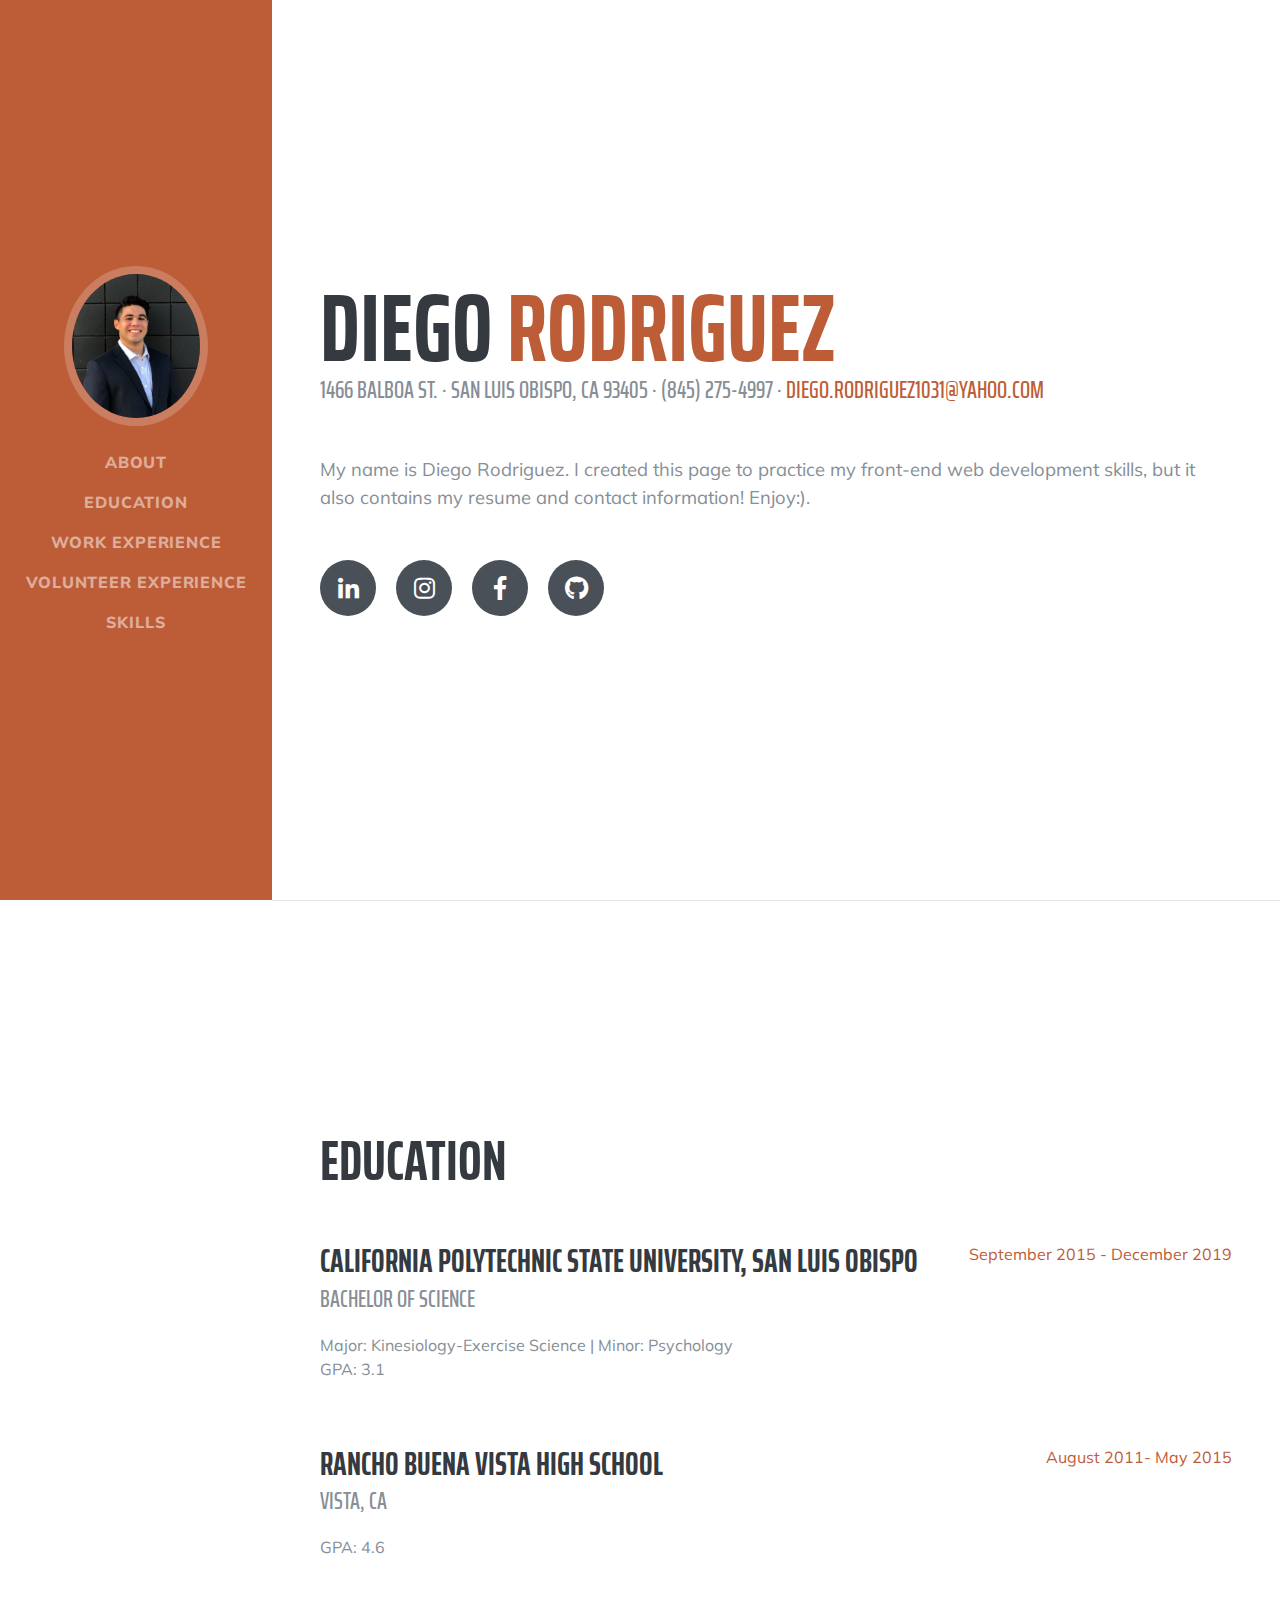
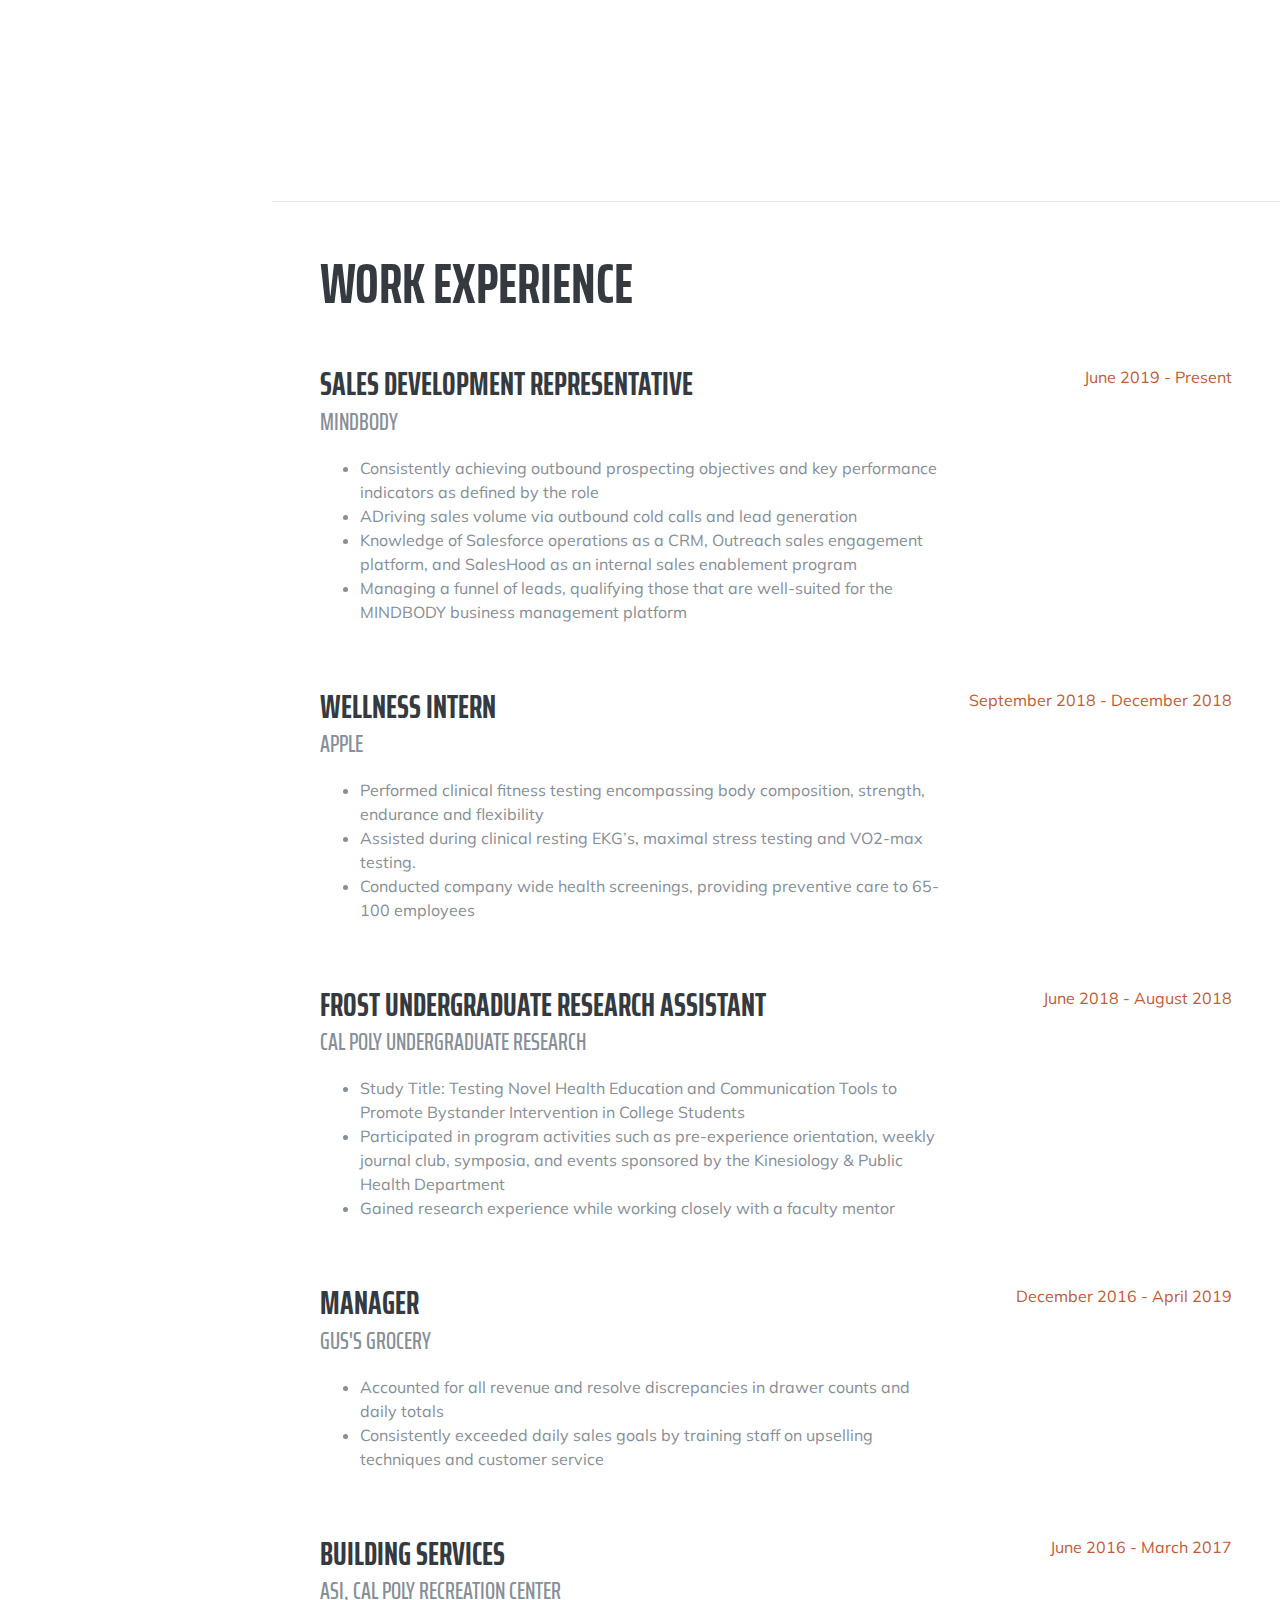
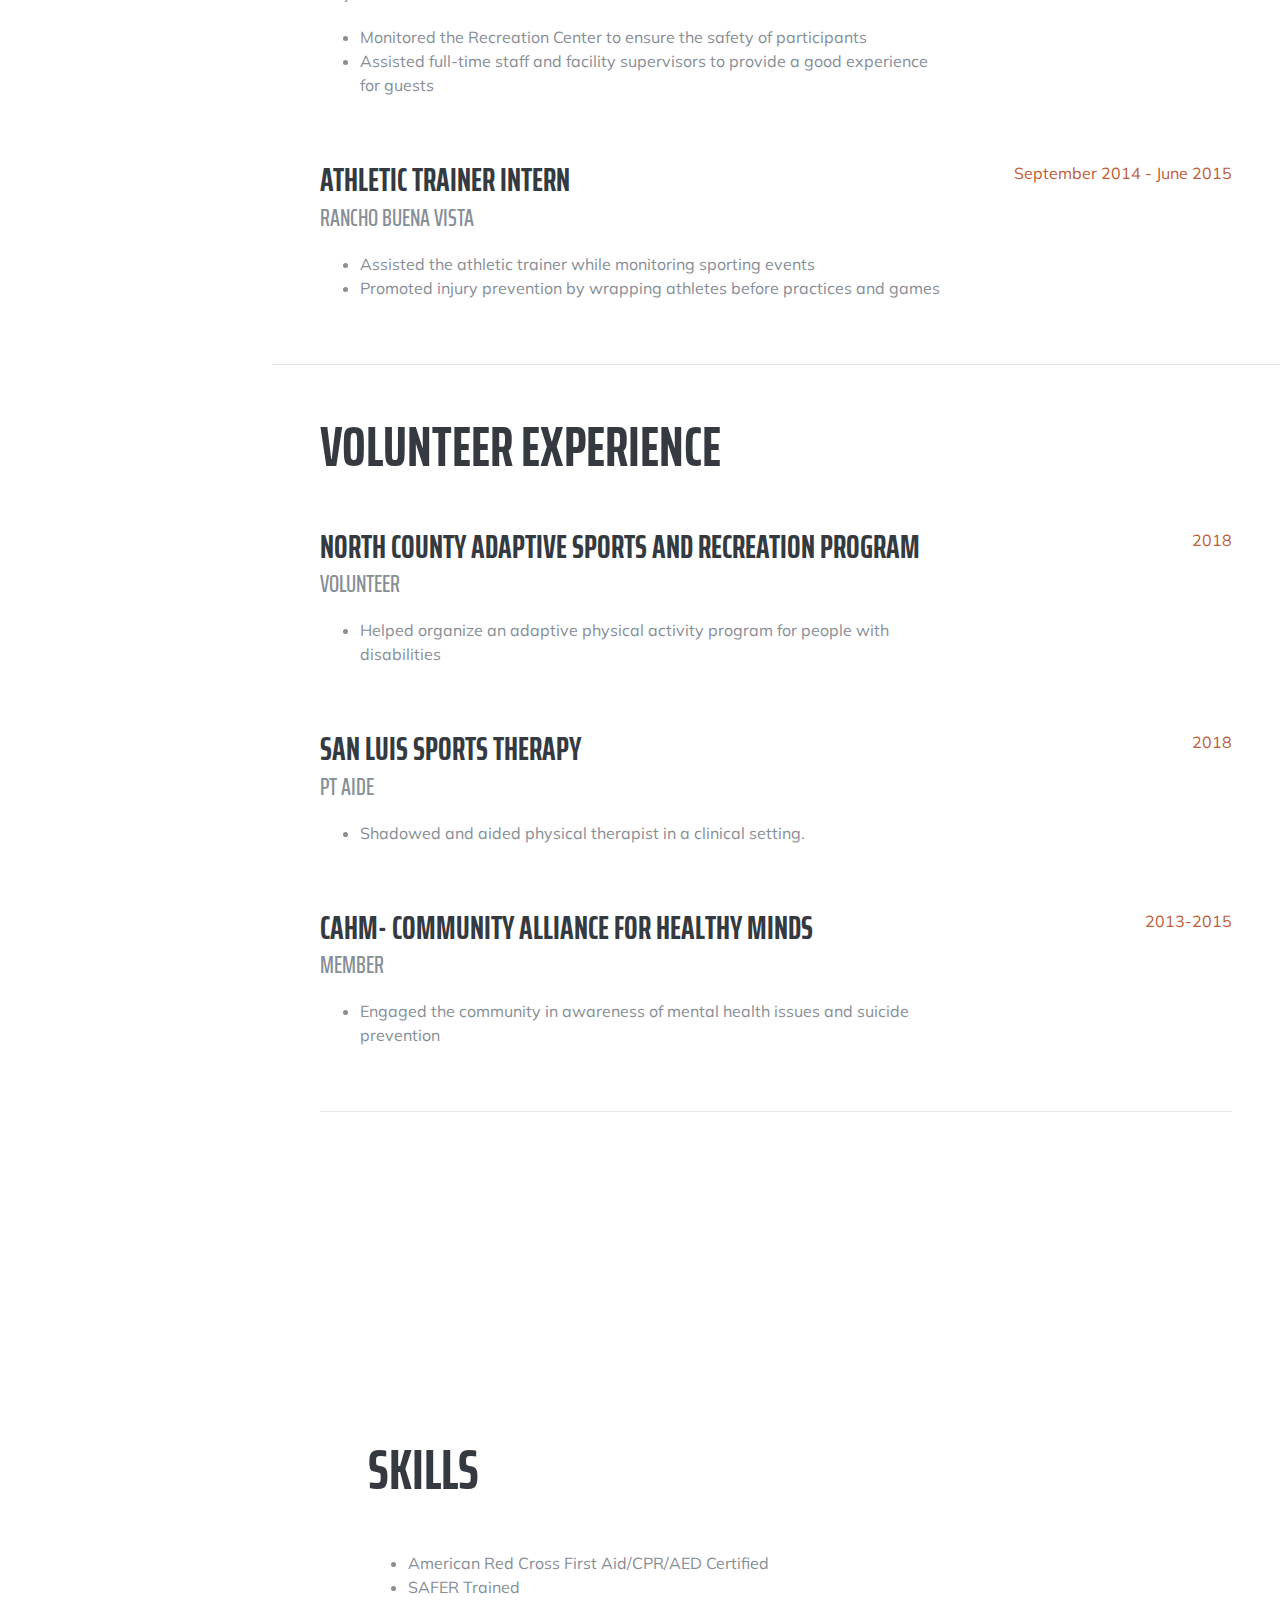
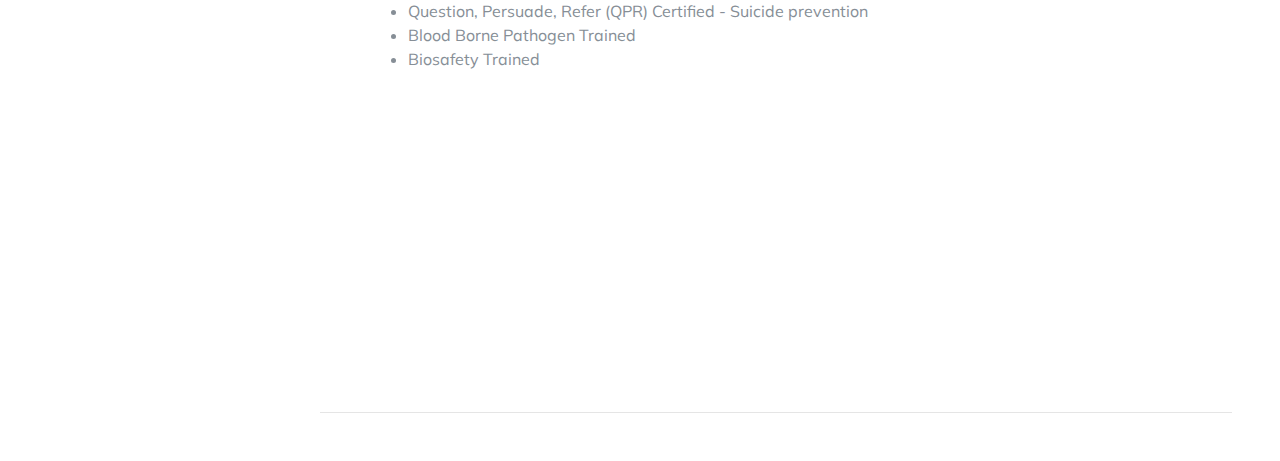
<file: index.html>
<!DOCTYPE html>
<html>
  

<head>

    <meta charset="utf-8">
    <meta name="viewport" content="width=device-width, initial-scale=1, shrink-to-fit=no">
    <meta name="description" content="My Website">
    <meta name="author" content="Diego Rodriguez">

    <title>Diego Rodriguez's Website</title>

  <!--Favicon-->
 <link rel="apple-touch-icon" sizes="180x180" href="/apple-touch-icon.png">
<link rel="icon" type="image/png" sizes="32x32" href="/Diegorodriguez/favicon-32x32.png">
<link rel="icon" type="image/png" sizes="16x16" href="/Diegorodriguez/favicon-16x16.png">
<link rel="manifest" href="/site.webmanifest">
 
    <!-- Bootstrap core CSS -->
    <link href="bootstrap.min.css" rel="stylesheet">

    <!-- Custom fonts for this template -->
    <link href="https://fonts.googleapis.com/css?family=Saira+Extra+Condensed:500,700" rel="stylesheet">
    <link href="https://fonts.googleapis.com/css?family=Muli:400,400i,800,800i" rel="stylesheet">
    <link href="all.min.css" rel="stylesheet">
  
  <!-- Custom FontAwesome stuff -->
     <link rel="stylesheet" href="https://use.fontawesome.com/releases/v5.7.0/css/all.css" 
           integrity="sha384-lZN37f5QGtY3VHgisS14W3ExzMWZxybE1SJSEsQp9S+oqd12jhcu+A56Ebc1zFSJ" 
           crossorigin="anonymous">

    <!-- Custom styles for this template -->
    <link href="resume.min.css" rel="stylesheet">


</head>

<body id="page-top" data-gr-c-s-loaded="true">
  <nav class="navbar navbar-expand-lg navbar-dark bg-primary fixed-top" id="sideNav">
      <a class="navbar-brand js-scroll-trigger" href="#page-top">
        <span class="d-block d-lg-none">Diego Rodriguez</span>
        <span class="d-none d-lg-block">
          <img class="img-fluid img-profile rounded-circle mx-auto mb-2" src="UpdatedPhoto.jpeg" alt="Picture of Me">
        </span>
      </a>
      <button class="navbar-toggler collapsed" type="button" data-toggle="collapse" data-target="#navbarSupportedContent" aria-controls="navbarSupportedContent" aria-expanded="false" aria-label="Toggle navigation">
        <span class="navbar-toggler-icon"></span>
      </button>
      <div class="navbar-collapse collapse" id="navbarSupportedContent" style="color:white;">
        <ul class="navbar-nav">
          <li class="nav-item">
            <a class="nav-link js-scroll-trigger" href="#about">About</a>
          </li>
          <li class="nav-item">
            <a class="nav-link js-scroll-trigger" href="#education">Education</a>
          </li>
          <li class="nav-item">
            <a class="nav-link js-scroll-trigger" href="#work experience">Work Experience</a>
          </li>
          <li class="nav-item">
            <a class="nav-link js-scroll-trigger" href="#volunteer experience">Volunteer Experience</a>
          </li>
          <li class="nav-item">
            <a class="nav-link js-scroll-trigger" href="#skills">Skills</a>
        </ul>
      </div>
    </nav>
  
  <div class="container-fluid p-0">

      <section class="resume-section p-3 p-lg-5 d-flex d-column" id="about">
        <div class="my-auto">
          <h1 class="mb-0">Diego 
            <span class="text-primary">Rodriguez</span>
          </h1>
          <div class="subheading mb-5">1466 Balboa St. · San Luis Obispo, CA 93405 · (845) 275-4997 ·
            <a href="mailto:diego.rodriguez1031@yahoo.com">diego.rodriguez1031@yahoo.com</a>
          </div>
          <p class="lead mb-5">My name is Diego Rodriguez. I created this page to practice my front-end web development skills, but it also contains my resume and contact information! Enjoy:). </p>
          <div class="social-icons">
            <a href="https://www.linkedin.com/in/diego-rodriguez-1031" target="_blank">
              <i class="fab fa-linkedin-in"></i>
            </a>
            <a href="https://www.instagram.com/dieggs_and_bacon/" target="_blank">
              <i class="fab fa-instagram"></i>
            </a>
            <a href="https://www.facebook.com/diego.rodriguez.188478" target="_blank">
              <i class="fab fa-facebook-f"></i>  
            </a>
               <a href="https://github.com/diegorodriguez1" target="_blank">
              <i class="fab fa-github"></i>
            </a>
          </div>
        </div>
      </section>

    <hr class="m-0">

      <section class="resume-section p-3 p-lg-5 d-flex flex-column" id="education">
        <div class="my-auto">
          <h2 class="mb-5">Education</h2>

          <div class="resume-item d-flex flex-column flex-md-row mb-5">
            <div class="resume-content mr-auto">
              <h3 class="mb-0">California Polytechnic State University, San Luis Obispo</h3>
              <div class="subheading mb-3">Bachelor of Science</div>
              <div>Major: Kinesiology-Exercise Science | Minor: Psychology</div>
              <p>GPA: 3.1</p>
            </div>
            <div class="resume-date text-md-right">
              <span class="text-primary">September 2015 - December 2019</span>
            </div>
          </div>

          <div class="resume-item d-flex flex-column flex-md-row">
            <div class="resume-content mr-auto">
              <h3 class="mb-0">Rancho Buena Vista High School</h3>
              <div class="subheading mb-3">Vista, CA</div>
              <p>GPA: 4.6</p>
            </div>
            <div class="resume-date text-md-right">
              <span class="text-primary">August 2011- May 2015</span>
            </div>
          </div>

        </div>
      </section>
      
    <hr class="m-0">

      <section class="resume-section p-3 p-lg-5 d-flex flex-column" id="work experience">
        <div class="my-auto">
          <h2 class="mb-5">Work Experience</h2>
          
          <div class="resume-item d-flex flex-column flex-md-row mb-5">
            <div class="resume-content mr-auto">
              <h3 class="mb-0">Sales Development Representative</h3>
              <div class="subheading mb-3">Mindbody</div>
              <ul>
                <li>Consistently achieving outbound prospecting objectives and key performance indicators as defined by the role</li>
                 <li>ADriving sales volume via outbound cold calls and lead generation</li>
                 <li>Knowledge of Salesforce operations as a CRM, Outreach sales engagement platform, and SalesHood as an internal sales enablement program</li>
                <li>Managing a funnel of leads, qualifying those that are well-suited for the MINDBODY business management platform </li>
              </ul>
              </div>
            <div class="resume-date text-md-right">
              <span class="text-primary">June 2019 - Present</span>
            </div>
          </div>

          <div class="resume-item d-flex flex-column flex-md-row mb-5">
            <div class="resume-content mr-auto">
              <h3 class="mb-0">Wellness Intern</h3>
              <div class="subheading mb-3">Apple</div>
              <ul>
                <li>Performed clinical fitness testing encompassing body composition, strength, endurance and flexibility</li>
                 <li>Assisted during clinical resting EKG’s, maximal stress testing and VO2-max testing.</li>
                 <li>Conducted company wide health screenings, providing preventive care to 65-100 employees </li>
              </ul>
              </div>
            <div class="resume-date text-md-right">
              <span class="text-primary">September 2018 - December 2018</span>
            </div>
          </div>

          <div class="resume-item d-flex flex-column flex-md-row mb-5">
            <div class="resume-content mr-auto">
              <h3 class="mb-0">FROST Undergraduate Research Assistant</h3>
              <div class="subheading mb-3">Cal Poly Undergraduate Research</div>
               <ul>
                  <li>Study Title: Testing Novel Health Education and Communication Tools to Promote Bystander Intervention in College Students</li>
                   <li>Participated in program activities such as pre-experience orientation, weekly journal club, symposia, and events sponsored by the Kinesiology & Public Health Department</li>
                  <li>Gained research experience while working closely with a faculty mentor</li>
                 </ul>
              </div>
            <div class="resume-date text-md-right">
              <span class="text-primary">June 2018 - August 2018</span>
            </div>
          </div>
          
          <div class="resume-item d-flex flex-column flex-md-row mb-5">
            <div class="resume-content mr-auto">
              <h3 class="mb-0">Manager</h3>
              <div class="subheading mb-3">Gus's Grocery</div>
               <ul>
                  <li>Accounted for all revenue and resolve discrepancies in drawer counts and daily totals</li>
                 <li>Consistently exceeded daily sales goals by training staff on upselling techniques and customer service</li>
   
                 </ul>
              </div>
            <div class="resume-date text-md-right">
              <span class="text-primary">December 2016 - April 2019</span>
            </div>
          </div>
          
          

          <div class="resume-item d-flex flex-column flex-md-row mb-5">
            <div class="resume-content mr-auto">
              <h3 class="mb-0">Building Services</h3>
              <div class="subheading mb-3">ASI, Cal Poly Recreation Center</div>
              <ul>
                <li>Monitored the Recreation Center to ensure the safety of participants</li>
                <li>Assisted full-time staff and facility supervisors to provide a good experience for guests</li>
              </ul>
              </div>
            <div class="resume-date text-md-right">
              <span class="text-primary">June 2016 - March 2017</span>
            </div>
          </div>

          <div class="resume-item d-flex flex-column flex-md-row">
            <div class="resume-content mr-auto">
              <h3 class="mb-0">Athletic Trainer Intern</h3>
              <div class="subheading mb-3">Rancho Buena Vista</div>
                    <ul>
                      <li>Assisted the athletic trainer while monitoring sporting events</li>
                      <li>Promoted injury prevention by wrapping athletes before practices and games</li>
                    </ul>
              </div>
            <div class="resume-date text-md-right">
              <span class="text-primary">September 2014 - June 2015</span>
            </div>
          </div>
         
        </div>

      </section>
    
     <hr class="m-0">

    <section class="resume-section p-3 p-lg-5 d-flex flex-column" id="volunteer experience">
        <div class="my-auto">
          <h2 class="mb-5">Volunteer Experience</h2>

          <div class="resume-item d-flex flex-column flex-md-row mb-5">
            <div class="resume-content mr-auto">
              <h3 class="mb-0">North County Adaptive Sports and Recreation Program</h3>
              <div class="subheading mb-3">Volunteer</div>
              <ul>
                  <li>Helped organize an adaptive physical activity program for people with disabilities</li>
              </ul>
              </div>
            <div class="resume-date text-md-right">
              <span class="text-primary">2018</span>
            </div>
          </div>

          <div class="resume-item d-flex flex-column flex-md-row mb-5">
            <div class="resume-content mr-auto">
              <h3 class="mb-0">San Luis Sports Therapy</h3>
              <div class="subheading mb-3">PT Aide</div>
               <ul>
                    <li> Shadowed and aided physical therapist in a clinical setting.</li>
                 </ul>
              </div>
            <div class="resume-date text-md-right">
              <span class="text-primary">2018</span>
            </div>
          </div>

          <div class="resume-item d-flex flex-column flex-md-row mb-5">
            <div class="resume-content mr-auto">
              <h3 class="mb-0">CAHM- Community Alliance for Healthy Minds</h3>
              <div class="subheading mb-3">Member</div>
              <ul>
                  <li> Engaged the community in awareness of mental health issues and suicide prevention</li>
               </ul>
              </div>
            <div class="resume-date text-md-right">
              <span class="text-primary">2013-2015</span>
            </div>
          </div>


      <hr class="m-0">

      <section class="resume-section p-3 p-lg-5 d-flex flex-column" id="skills">
        <div class="my-auto">
          <h2 class="mb-5">Skills</h2>
 <ul>
      <li>American Red Cross First Aid/CPR/AED Certified</li>
      <li>SAFER Trained</li>
      <li>Question, Persuade, Refer (QPR) Certified - Suicide prevention </li>
      <li>Blood Borne Pathogen Trained</li>
      <li>Biosafety Trained</li>
      </ul>  
        </div>
      </section>

      <hr class="m-0">
 
           
</body>
</file>
<file: all.min.css>
/*!
 * Font Awesome Free 5.3.1 by @fontawesome - https://fontawesome.com
 * License - https://fontawesome.com/license/free (Icons: CC BY 4.0, Fonts: SIL OFL 1.1, Code: MIT License)
 */
.fa,.fab,.fal,.far,.fas{-moz-osx-font-smoothing:grayscale;-webkit-font-smoothing:antialiased;display:inline-block;font-style:normal;font-variant:normal;text-rendering:auto;line-height:1}.fa-lg{font-size:1.33333em;line-height:.75em;vertical-align:-.0667em}.fa-xs{font-size:.75em}.fa-sm{font-size:.875em}.fa-1x{font-size:1em}.fa-2x{font-size:2em}.fa-3x{font-size:3em}.fa-4x{font-size:4em}.fa-5x{font-size:5em}.fa-6x{font-size:6em}.fa-7x{font-size:7em}.fa-8x{font-size:8em}.fa-9x{font-size:9em}.fa-10x{font-size:10em}.fa-fw{text-align:center;width:1.25em}.fa-ul{list-style-type:none;margin-left:2.5em;padding-left:0}.fa-ul>li{position:relative}.fa-li{left:-2em;position:absolute;text-align:center;width:2em;line-height:inherit}.fa-border{border:.08em solid #eee;border-radius:.1em;padding:.2em .25em .15em}.fa-pull-left{float:left}.fa-pull-right{float:right}.fa.fa-pull-left,.fab.fa-pull-left,.fal.fa-pull-left,.far.fa-pull-left,.fas.fa-pull-left{margin-right:.3em}.fa.fa-pull-right,.fab.fa-pull-right,.fal.fa-pull-right,.far.fa-pull-right,.fas.fa-pull-right{margin-left:.3em}.fa-spin{animation:fa-spin 2s infinite linear}.fa-pulse{animation:fa-spin 1s infinite steps(8)}@keyframes fa-spin{0%{transform:rotate(0deg)}to{transform:rotate(1turn)}}.fa-rotate-90{-ms-filter:"progid:DXImageTransform.Microsoft.BasicImage(rotation=1)";transform:rotate(90deg)}.fa-rotate-180{-ms-filter:"progid:DXImageTransform.Microsoft.BasicImage(rotation=2)";transform:rotate(180deg)}.fa-rotate-270{-ms-filter:"progid:DXImageTransform.Microsoft.BasicImage(rotation=3)";transform:rotate(270deg)}.fa-flip-horizontal{-ms-filter:"progid:DXImageTransform.Microsoft.BasicImage(rotation=0, mirror=1)";transform:scaleX(-1)}.fa-flip-vertical{transform:scaleY(-1)}.fa-flip-horizontal.fa-flip-vertical,.fa-flip-vertical{-ms-filter:"progid:DXImageTransform.Microsoft.BasicImage(rotation=2, mirror=1)"}.fa-flip-horizontal.fa-flip-vertical{transform:scale(-1)}:root .fa-flip-horizontal,:root .fa-flip-vertical,:root .fa-rotate-90,:root .fa-rotate-180,:root .fa-rotate-270{-webkit-filter:none;filter:none}.fa-stack{display:inline-block;height:2em;line-height:2em;position:relative;vertical-align:middle;width:2em}.fa-stack-1x,.fa-stack-2x{left:0;position:absolute;text-align:center;width:100%}.fa-stack-1x{line-height:inherit}.fa-stack-2x{font-size:2em}.fa-inverse{color:#fff}.fa-500px:before{content:"\f26e"}.fa-accessible-icon:before{content:"\f368"}.fa-accusoft:before{content:"\f369"}.fa-ad:before{content:"\f641"}.fa-address-book:before{content:"\f2b9"}.fa-address-card:before{content:"\f2bb"}.fa-adjust:before{content:"\f042"}.fa-adn:before{content:"\f170"}.fa-adversal:before{content:"\f36a"}.fa-affiliatetheme:before{content:"\f36b"}.fa-air-freshener:before{content:"\f5d0"}.fa-algolia:before{content:"\f36c"}.fa-align-center:before{content:"\f037"}.fa-align-justify:before{content:"\f039"}.fa-align-left:before{content:"\f036"}.fa-align-right:before{content:"\f038"}.fa-alipay:before{content:"\f642"}.fa-allergies:before{content:"\f461"}.fa-amazon:before{content:"\f270"}.fa-amazon-pay:before{content:"\f42c"}.fa-ambulance:before{content:"\f0f9"}.fa-american-sign-language-interpreting:before{content:"\f2a3"}.fa-amilia:before{content:"\f36d"}.fa-anchor:before{content:"\f13d"}.fa-android:before{content:"\f17b"}.fa-angellist:before{content:"\f209"}.fa-angle-double-down:before{content:"\f103"}.fa-angle-double-left:before{content:"\f100"}.fa-angle-double-right:before{content:"\f101"}.fa-angle-double-up:before{content:"\f102"}.fa-angle-down:before{content:"\f107"}.fa-angle-left:before{content:"\f104"}.fa-angle-right:before{content:"\f105"}.fa-angle-up:before{content:"\f106"}.fa-angry:before{content:"\f556"}.fa-angrycreative:before{content:"\f36e"}.fa-angular:before{content:"\f420"}.fa-ankh:before{content:"\f644"}.fa-app-store:before{content:"\f36f"}.fa-app-store-ios:before{content:"\f370"}.fa-apper:before{content:"\f371"}.fa-apple:before{content:"\f179"}.fa-apple-alt:before{content:"\f5d1"}.fa-apple-pay:before{content:"\f415"}.fa-archive:before{content:"\f187"}.fa-archway:before{content:"\f557"}.fa-arrow-alt-circle-down:before{content:"\f358"}.fa-arrow-alt-circle-left:before{content:"\f359"}.fa-arrow-alt-circle-right:before{content:"\f35a"}.fa-arrow-alt-circle-up:before{content:"\f35b"}.fa-arrow-circle-down:before{content:"\f0ab"}.fa-arrow-circle-left:before{content:"\f0a8"}.fa-arrow-circle-right:before{content:"\f0a9"}.fa-arrow-circle-up:before{content:"\f0aa"}.fa-arrow-down:before{content:"\f063"}.fa-arrow-left:before{content:"\f060"}.fa-arrow-right:before{content:"\f061"}.fa-arrow-up:before{content:"\f062"}.fa-arrows-alt:before{content:"\f0b2"}.fa-arrows-alt-h:before{content:"\f337"}.fa-arrows-alt-v:before{content:"\f338"}.fa-assistive-listening-systems:before{content:"\f2a2"}.fa-asterisk:before{content:"\f069"}.fa-asymmetrik:before{content:"\f372"}.fa-at:before{content:"\f1fa"}.fa-atlas:before{content:"\f558"}.fa-atom:before{content:"\f5d2"}.fa-audible:before{content:"\f373"}.fa-audio-description:before{content:"\f29e"}.fa-autoprefixer:before{content:"\f41c"}.fa-avianex:before{content:"\f374"}.fa-aviato:before{content:"\f421"}.fa-award:before{content:"\f559"}.fa-aws:before{content:"\f375"}.fa-backspace:before{content:"\f55a"}.fa-backward:before{content:"\f04a"}.fa-balance-scale:before{content:"\f24e"}.fa-ban:before{content:"\f05e"}.fa-band-aid:before{content:"\f462"}.fa-bandcamp:before{content:"\f2d5"}.fa-barcode:before{content:"\f02a"}.fa-bars:before{content:"\f0c9"}.fa-baseball-ball:before{content:"\f433"}.fa-basketball-ball:before{content:"\f434"}.fa-bath:before{content:"\f2cd"}.fa-battery-empty:before{content:"\f244"}.fa-battery-full:before{content:"\f240"}.fa-battery-half:before{content:"\f242"}.fa-battery-quarter:before{content:"\f243"}.fa-battery-three-quarters:before{content:"\f241"}.fa-bed:before{content:"\f236"}.fa-beer:before{content:"\f0fc"}.fa-behance:before{content:"\f1b4"}.fa-behance-square:before{content:"\f1b5"}.fa-bell:before{content:"\f0f3"}.fa-bell-slash:before{content:"\f1f6"}.fa-bezier-curve:before{content:"\f55b"}.fa-bible:before{content:"\f647"}.fa-bicycle:before{content:"\f206"}.fa-bimobject:before{content:"\f378"}.fa-binoculars:before{content:"\f1e5"}.fa-birthday-cake:before{content:"\f1fd"}.fa-bitbucket:before{content:"\f171"}.fa-bitcoin:before{content:"\f379"}.fa-bity:before{content:"\f37a"}.fa-black-tie:before{content:"\f27e"}.fa-blackberry:before{content:"\f37b"}.fa-blender:before{content:"\f517"}.fa-blind:before{content:"\f29d"}.fa-blogger:before{content:"\f37c"}.fa-blogger-b:before{content:"\f37d"}.fa-bluetooth:before{content:"\f293"}.fa-bluetooth-b:before{content:"\f294"}.fa-bold:before{content:"\f032"}.fa-bolt:before{content:"\f0e7"}.fa-bomb:before{content:"\f1e2"}.fa-bone:before{content:"\f5d7"}.fa-bong:before{content:"\f55c"}.fa-book:before{content:"\f02d"}.fa-book-open:before{content:"\f518"}.fa-book-reader:before{content:"\f5da"}.fa-bookmark:before{content:"\f02e"}.fa-bowling-ball:before{content:"\f436"}.fa-box:before{content:"\f466"}.fa-box-open:before{content:"\f49e"}.fa-boxes:before{content:"\f468"}.fa-braille:before{content:"\f2a1"}.fa-brain:before{content:"\f5dc"}.fa-briefcase:before{content:"\f0b1"}.fa-briefcase-medical:before{content:"\f469"}.fa-broadcast-tower:before{content:"\f519"}.fa-broom:before{content:"\f51a"}.fa-brush:before{content:"\f55d"}.fa-btc:before{content:"\f15a"}.fa-bug:before{content:"\f188"}.fa-building:before{content:"\f1ad"}.fa-bullhorn:before{content:"\f0a1"}.fa-bullseye:before{content:"\f140"}.fa-burn:before{content:"\f46a"}.fa-buromobelexperte:before{content:"\f37f"}.fa-bus:before{content:"\f207"}.fa-bus-alt:before{content:"\f55e"}.fa-business-time:before{content:"\f64a"}.fa-buysellads:before{content:"\f20d"}.fa-calculator:before{content:"\f1ec"}.fa-calendar:before{content:"\f133"}.fa-calendar-alt:before{content:"\f073"}.fa-calendar-check:before{content:"\f274"}.fa-calendar-minus:before{content:"\f272"}.fa-calendar-plus:before{content:"\f271"}.fa-calendar-times:before{content:"\f273"}.fa-camera:before{content:"\f030"}.fa-camera-retro:before{content:"\f083"}.fa-cannabis:before{content:"\f55f"}.fa-capsules:before{content:"\f46b"}.fa-car:before{content:"\f1b9"}.fa-car-alt:before{content:"\f5de"}.fa-car-battery:before{content:"\f5df"}.fa-car-crash:before{content:"\f5e1"}.fa-car-side:before{content:"\f5e4"}.fa-caret-down:before{content:"\f0d7"}.fa-caret-left:before{content:"\f0d9"}.fa-caret-right:before{content:"\f0da"}.fa-caret-square-down:before{content:"\f150"}.fa-caret-square-left:before{content:"\f191"}.fa-caret-square-right:before{content:"\f152"}.fa-caret-square-up:before{content:"\f151"}.fa-caret-up:before{content:"\f0d8"}.fa-cart-arrow-down:before{content:"\f218"}.fa-cart-plus:before{content:"\f217"}.fa-cc-amazon-pay:before{content:"\f42d"}.fa-cc-amex:before{content:"\f1f3"}.fa-cc-apple-pay:before{content:"\f416"}.fa-cc-diners-club:before{content:"\f24c"}.fa-cc-discover:before{content:"\f1f2"}.fa-cc-jcb:before{content:"\f24b"}.fa-cc-mastercard:before{content:"\f1f1"}.fa-cc-paypal:before{content:"\f1f4"}.fa-cc-stripe:before{content:"\f1f5"}.fa-cc-visa:before{content:"\f1f0"}.fa-centercode:before{content:"\f380"}.fa-certificate:before{content:"\f0a3"}.fa-chalkboard:before{content:"\f51b"}.fa-chalkboard-teacher:before{content:"\f51c"}.fa-charging-station:before{content:"\f5e7"}.fa-chart-area:before{content:"\f1fe"}.fa-chart-bar:before{content:"\f080"}.fa-chart-line:before{content:"\f201"}.fa-chart-pie:before{content:"\f200"}.fa-check:before{content:"\f00c"}.fa-check-circle:before{content:"\f058"}.fa-check-double:before{content:"\f560"}.fa-check-square:before{content:"\f14a"}.fa-chess:before{content:"\f439"}.fa-chess-bishop:before{content:"\f43a"}.fa-chess-board:before{content:"\f43c"}.fa-chess-king:before{content:"\f43f"}.fa-chess-knight:before{content:"\f441"}.fa-chess-pawn:before{content:"\f443"}.fa-chess-queen:before{content:"\f445"}.fa-chess-rook:before{content:"\f447"}.fa-chevron-circle-down:before{content:"\f13a"}.fa-chevron-circle-left:before{content:"\f137"}.fa-chevron-circle-right:before{content:"\f138"}.fa-chevron-circle-up:before{content:"\f139"}.fa-chevron-down:before{content:"\f078"}.fa-chevron-left:before{content:"\f053"}.fa-chevron-right:before{content:"\f054"}.fa-chevron-up:before{content:"\f077"}.fa-child:before{content:"\f1ae"}.fa-chrome:before{content:"\f268"}.fa-church:before{content:"\f51d"}.fa-circle:before{content:"\f111"}.fa-circle-notch:before{content:"\f1ce"}.fa-city:before{content:"\f64f"}.fa-clipboard:before{content:"\f328"}.fa-clipboard-check:before{content:"\f46c"}.fa-clipboard-list:before{content:"\f46d"}.fa-clock:before{content:"\f017"}.fa-clone:before{content:"\f24d"}.fa-closed-captioning:before{content:"\f20a"}.fa-cloud:before{content:"\f0c2"}.fa-cloud-download-alt:before{content:"\f381"}.fa-cloud-upload-alt:before{content:"\f382"}.fa-cloudscale:before{content:"\f383"}.fa-cloudsmith:before{content:"\f384"}.fa-cloudversify:before{content:"\f385"}.fa-cocktail:before{content:"\f561"}.fa-code:before{content:"\f121"}.fa-code-branch:before{content:"\f126"}.fa-codepen:before{content:"\f1cb"}.fa-codiepie:before{content:"\f284"}.fa-coffee:before{content:"\f0f4"}.fa-cog:before{content:"\f013"}.fa-cogs:before{content:"\f085"}.fa-coins:before{content:"\f51e"}.fa-columns:before{content:"\f0db"}.fa-comment:before{content:"\f075"}.fa-comment-alt:before{content:"\f27a"}.fa-comment-dollar:before{content:"\f651"}.fa-comment-dots:before{content:"\f4ad"}.fa-comment-slash:before{content:"\f4b3"}.fa-comments:before{content:"\f086"}.fa-comments-dollar:before{content:"\f653"}.fa-compact-disc:before{content:"\f51f"}.fa-compass:before{content:"\f14e"}.fa-compress:before{content:"\f066"}.fa-concierge-bell:before{content:"\f562"}.fa-connectdevelop:before{content:"\f20e"}.fa-contao:before{content:"\f26d"}.fa-cookie:before{content:"\f563"}.fa-cookie-bite:before{content:"\f564"}.fa-copy:before{content:"\f0c5"}.fa-copyright:before{content:"\f1f9"}.fa-couch:before{content:"\f4b8"}.fa-cpanel:before{content:"\f388"}.fa-creative-commons:before{content:"\f25e"}.fa-creative-commons-by:before{content:"\f4e7"}.fa-creative-commons-nc:before{content:"\f4e8"}.fa-creative-commons-nc-eu:before{content:"\f4e9"}.fa-creative-commons-nc-jp:before{content:"\f4ea"}.fa-creative-commons-nd:before{content:"\f4eb"}.fa-creative-commons-pd:before{content:"\f4ec"}.fa-creative-commons-pd-alt:before{content:"\f4ed"}.fa-creative-commons-remix:before{content:"\f4ee"}.fa-creative-commons-sa:before{content:"\f4ef"}.fa-creative-commons-sampling:before{content:"\f4f0"}.fa-creative-commons-sampling-plus:before{content:"\f4f1"}.fa-creative-commons-share:before{content:"\f4f2"}.fa-credit-card:before{content:"\f09d"}.fa-crop:before{content:"\f125"}.fa-crop-alt:before{content:"\f565"}.fa-cross:before{content:"\f654"}.fa-crosshairs:before{content:"\f05b"}.fa-crow:before{content:"\f520"}.fa-crown:before{content:"\f521"}.fa-css3:before{content:"\f13c"}.fa-css3-alt:before{content:"\f38b"}.fa-cube:before{content:"\f1b2"}.fa-cubes:before{content:"\f1b3"}.fa-cut:before{content:"\f0c4"}.fa-cuttlefish:before{content:"\f38c"}.fa-d-and-d:before{content:"\f38d"}.fa-dashcube:before{content:"\f210"}.fa-database:before{content:"\f1c0"}.fa-deaf:before{content:"\f2a4"}.fa-delicious:before{content:"\f1a5"}.fa-deploydog:before{content:"\f38e"}.fa-deskpro:before{content:"\f38f"}.fa-desktop:before{content:"\f108"}.fa-deviantart:before{content:"\f1bd"}.fa-dharmachakra:before{content:"\f655"}.fa-diagnoses:before{content:"\f470"}.fa-dice:before{content:"\f522"}.fa-dice-five:before{content:"\f523"}.fa-dice-four:before{content:"\f524"}.fa-dice-one:before{content:"\f525"}.fa-dice-six:before{content:"\f526"}.fa-dice-three:before{content:"\f527"}.fa-dice-two:before{content:"\f528"}.fa-digg:before{content:"\f1a6"}.fa-digital-ocean:before{content:"\f391"}.fa-digital-tachograph:before{content:"\f566"}.fa-directions:before{content:"\f5eb"}.fa-discord:before{content:"\f392"}.fa-discourse:before{content:"\f393"}.fa-divide:before{content:"\f529"}.fa-dizzy:before{content:"\f567"}.fa-dna:before{content:"\f471"}.fa-dochub:before{content:"\f394"}.fa-docker:before{content:"\f395"}.fa-dollar-sign:before{content:"\f155"}.fa-dolly:before{content:"\f472"}.fa-dolly-flatbed:before{content:"\f474"}.fa-donate:before{content:"\f4b9"}.fa-door-closed:before{content:"\f52a"}.fa-door-open:before{content:"\f52b"}.fa-dot-circle:before{content:"\f192"}.fa-dove:before{content:"\f4ba"}.fa-download:before{content:"\f019"}.fa-draft2digital:before{content:"\f396"}.fa-drafting-compass:before{content:"\f568"}.fa-draw-polygon:before{content:"\f5ee"}.fa-dribbble:before{content:"\f17d"}.fa-dribbble-square:before{content:"\f397"}.fa-dropbox:before{content:"\f16b"}.fa-drum:before{content:"\f569"}.fa-drum-steelpan:before{content:"\f56a"}.fa-drupal:before{content:"\f1a9"}.fa-dumbbell:before{content:"\f44b"}.fa-dyalog:before{content:"\f399"}.fa-earlybirds:before{content:"\f39a"}.fa-ebay:before{content:"\f4f4"}.fa-edge:before{content:"\f282"}.fa-edit:before{content:"\f044"}.fa-eject:before{content:"\f052"}.fa-elementor:before{content:"\f430"}.fa-ellipsis-h:before{content:"\f141"}.fa-ellipsis-v:before{content:"\f142"}.fa-ello:before{content:"\f5f1"}.fa-ember:before{content:"\f423"}.fa-empire:before{content:"\f1d1"}.fa-envelope:before{content:"\f0e0"}.fa-envelope-open:before{content:"\f2b6"}.fa-envelope-open-text:before{content:"\f658"}.fa-envelope-square:before{content:"\f199"}.fa-envira:before{content:"\f299"}.fa-equals:before{content:"\f52c"}.fa-eraser:before{content:"\f12d"}.fa-erlang:before{content:"\f39d"}.fa-ethereum:before{content:"\f42e"}.fa-etsy:before{content:"\f2d7"}.fa-euro-sign:before{content:"\f153"}.fa-exchange-alt:before{content:"\f362"}.fa-exclamation:before{content:"\f12a"}.fa-exclamation-circle:before{content:"\f06a"}.fa-exclamation-triangle:before{content:"\f071"}.fa-expand:before{content:"\f065"}.fa-expand-arrows-alt:before{content:"\f31e"}.fa-expeditedssl:before{content:"\f23e"}.fa-external-link-alt:before{content:"\f35d"}.fa-external-link-square-alt:before{content:"\f360"}.fa-eye:before{content:"\f06e"}.fa-eye-dropper:before{content:"\f1fb"}.fa-eye-slash:before{content:"\f070"}.fa-facebook:before{content:"\f09a"}.fa-facebook-f:before{content:"\f39e"}.fa-facebook-messenger:before{content:"\f39f"}.fa-facebook-square:before{content:"\f082"}.fa-fast-backward:before{content:"\f049"}.fa-fast-forward:before{content:"\f050"}.fa-fax:before{content:"\f1ac"}.fa-feather:before{content:"\f52d"}.fa-feather-alt:before{content:"\f56b"}.fa-female:before{content:"\f182"}.fa-fighter-jet:before{content:"\f0fb"}.fa-file:before{content:"\f15b"}.fa-file-alt:before{content:"\f15c"}.fa-file-archive:before{content:"\f1c6"}.fa-file-audio:before{content:"\f1c7"}.fa-file-code:before{content:"\f1c9"}.fa-file-contract:before{content:"\f56c"}.fa-file-download:before{content:"\f56d"}.fa-file-excel:before{content:"\f1c3"}.fa-file-export:before{content:"\f56e"}.fa-file-image:before{content:"\f1c5"}.fa-file-import:before{content:"\f56f"}.fa-file-invoice:before{content:"\f570"}.fa-file-invoice-dollar:before{content:"\f571"}.fa-file-medical:before{content:"\f477"}.fa-file-medical-alt:before{content:"\f478"}.fa-file-pdf:before{content:"\f1c1"}.fa-file-powerpoint:before{content:"\f1c4"}.fa-file-prescription:before{content:"\f572"}.fa-file-signature:before{content:"\f573"}.fa-file-upload:before{content:"\f574"}.fa-file-video:before{content:"\f1c8"}.fa-file-word:before{content:"\f1c2"}.fa-fill:before{content:"\f575"}.fa-fill-drip:before{content:"\f576"}.fa-film:before{content:"\f008"}.fa-filter:before{content:"\f0b0"}.fa-fingerprint:before{content:"\f577"}.fa-fire:before{content:"\f06d"}.fa-fire-extinguisher:before{content:"\f134"}.fa-firefox:before{content:"\f269"}.fa-first-aid:before{content:"\f479"}.fa-first-order:before{content:"\f2b0"}.fa-first-order-alt:before{content:"\f50a"}.fa-firstdraft:before{content:"\f3a1"}.fa-fish:before{content:"\f578"}.fa-flag:before{content:"\f024"}.fa-flag-checkered:before{content:"\f11e"}.fa-flask:before{content:"\f0c3"}.fa-flickr:before{content:"\f16e"}.fa-flipboard:before{content:"\f44d"}.fa-flushed:before{content:"\f579"}.fa-fly:before{content:"\f417"}.fa-folder:before{content:"\f07b"}.fa-folder-minus:before{content:"\f65d"}.fa-folder-open:before{content:"\f07c"}.fa-folder-plus:before{content:"\f65e"}.fa-font:before{content:"\f031"}.fa-font-awesome:before{content:"\f2b4"}.fa-font-awesome-alt:before{content:"\f35c"}.fa-font-awesome-flag:before{content:"\f425"}.fa-font-awesome-logo-full:before{content:"\f4e6"}.fa-fonticons:before{content:"\f280"}.fa-fonticons-fi:before{content:"\f3a2"}.fa-football-ball:before{content:"\f44e"}.fa-fort-awesome:before{content:"\f286"}.fa-fort-awesome-alt:before{content:"\f3a3"}.fa-forumbee:before{content:"\f211"}.fa-forward:before{content:"\f04e"}.fa-foursquare:before{content:"\f180"}.fa-free-code-camp:before{content:"\f2c5"}.fa-freebsd:before{content:"\f3a4"}.fa-frog:before{content:"\f52e"}.fa-frown:before{content:"\f119"}.fa-frown-open:before{content:"\f57a"}.fa-fulcrum:before{content:"\f50b"}.fa-funnel-dollar:before{content:"\f662"}.fa-futbol:before{content:"\f1e3"}.fa-galactic-republic:before{content:"\f50c"}.fa-galactic-senate:before{content:"\f50d"}.fa-gamepad:before{content:"\f11b"}.fa-gas-pump:before{content:"\f52f"}.fa-gavel:before{content:"\f0e3"}.fa-gem:before{content:"\f3a5"}.fa-genderless:before{content:"\f22d"}.fa-get-pocket:before{content:"\f265"}.fa-gg:before{content:"\f260"}.fa-gg-circle:before{content:"\f261"}.fa-gift:before{content:"\f06b"}.fa-git:before{content:"\f1d3"}.fa-git-square:before{content:"\f1d2"}.fa-github:before{content:"\f09b"}.fa-github-alt:before{content:"\f113"}.fa-github-square:before{content:"\f092"}.fa-gitkraken:before{content:"\f3a6"}.fa-gitlab:before{content:"\f296"}.fa-gitter:before{content:"\f426"}.fa-glass-martini:before{content:"\f000"}.fa-glass-martini-alt:before{content:"\f57b"}.fa-glasses:before{content:"\f530"}.fa-glide:before{content:"\f2a5"}.fa-glide-g:before{content:"\f2a6"}.fa-globe:before{content:"\f0ac"}.fa-globe-africa:before{content:"\f57c"}.fa-globe-americas:before{content:"\f57d"}.fa-globe-asia:before{content:"\f57e"}.fa-gofore:before{content:"\f3a7"}.fa-golf-ball:before{content:"\f450"}.fa-goodreads:before{content:"\f3a8"}.fa-goodreads-g:before{content:"\f3a9"}.fa-google:before{content:"\f1a0"}.fa-google-drive:before{content:"\f3aa"}.fa-google-play:before{content:"\f3ab"}.fa-google-plus:before{content:"\f2b3"}.fa-google-plus-g:before{content:"\f0d5"}.fa-google-plus-square:before{content:"\f0d4"}.fa-google-wallet:before{content:"\f1ee"}.fa-gopuram:before{content:"\f664"}.fa-graduation-cap:before{content:"\f19d"}.fa-gratipay:before{content:"\f184"}.fa-grav:before{content:"\f2d6"}.fa-greater-than:before{content:"\f531"}.fa-greater-than-equal:before{content:"\f532"}.fa-grimace:before{content:"\f57f"}.fa-grin:before{content:"\f580"}.fa-grin-alt:before{content:"\f581"}.fa-grin-beam:before{content:"\f582"}.fa-grin-beam-sweat:before{content:"\f583"}.fa-grin-hearts:before{content:"\f584"}.fa-grin-squint:before{content:"\f585"}.fa-grin-squint-tears:before{content:"\f586"}.fa-grin-stars:before{content:"\f587"}.fa-grin-tears:before{content:"\f588"}.fa-grin-tongue:before{content:"\f589"}.fa-grin-tongue-squint:before{content:"\f58a"}.fa-grin-tongue-wink:before{content:"\f58b"}.fa-grin-wink:before{content:"\f58c"}.fa-grip-horizontal:before{content:"\f58d"}.fa-grip-vertical:before{content:"\f58e"}.fa-gripfire:before{content:"\f3ac"}.fa-grunt:before{content:"\f3ad"}.fa-gulp:before{content:"\f3ae"}.fa-h-square:before{content:"\f0fd"}.fa-hacker-news:before{content:"\f1d4"}.fa-hacker-news-square:before{content:"\f3af"}.fa-hackerrank:before{content:"\f5f7"}.fa-hamsa:before{content:"\f665"}.fa-hand-holding:before{content:"\f4bd"}.fa-hand-holding-heart:before{content:"\f4be"}.fa-hand-holding-usd:before{content:"\f4c0"}.fa-hand-lizard:before{content:"\f258"}.fa-hand-paper:before{content:"\f256"}.fa-hand-peace:before{content:"\f25b"}.fa-hand-point-down:before{content:"\f0a7"}.fa-hand-point-left:before{content:"\f0a5"}.fa-hand-point-right:before{content:"\f0a4"}.fa-hand-point-up:before{content:"\f0a6"}.fa-hand-pointer:before{content:"\f25a"}.fa-hand-rock:before{content:"\f255"}.fa-hand-scissors:before{content:"\f257"}.fa-hand-spock:before{content:"\f259"}.fa-hands:before{content:"\f4c2"}.fa-hands-helping:before{content:"\f4c4"}.fa-handshake:before{content:"\f2b5"}.fa-hashtag:before{content:"\f292"}.fa-haykal:before{content:"\f666"}.fa-hdd:before{content:"\f0a0"}.fa-heading:before{content:"\f1dc"}.fa-headphones:before{content:"\f025"}.fa-headphones-alt:before{content:"\f58f"}.fa-headset:before{content:"\f590"}.fa-heart:before{content:"\f004"}.fa-heartbeat:before{content:"\f21e"}.fa-helicopter:before{content:"\f533"}.fa-highlighter:before{content:"\f591"}.fa-hips:before{content:"\f452"}.fa-hire-a-helper:before{content:"\f3b0"}.fa-history:before{content:"\f1da"}.fa-hockey-puck:before{content:"\f453"}.fa-home:before{content:"\f015"}.fa-hooli:before{content:"\f427"}.fa-hornbill:before{content:"\f592"}.fa-hospital:before{content:"\f0f8"}.fa-hospital-alt:before{content:"\f47d"}.fa-hospital-symbol:before{content:"\f47e"}.fa-hot-tub:before{content:"\f593"}.fa-hotel:before{content:"\f594"}.fa-hotjar:before{content:"\f3b1"}.fa-hourglass:before{content:"\f254"}.fa-hourglass-end:before{content:"\f253"}.fa-hourglass-half:before{content:"\f252"}.fa-hourglass-start:before{content:"\f251"}.fa-houzz:before{content:"\f27c"}.fa-html5:before{content:"\f13b"}.fa-hubspot:before{content:"\f3b2"}.fa-i-cursor:before{content:"\f246"}.fa-id-badge:before{content:"\f2c1"}.fa-id-card:before{content:"\f2c2"}.fa-id-card-alt:before{content:"\f47f"}.fa-image:before{content:"\f03e"}.fa-images:before{content:"\f302"}.fa-imdb:before{content:"\f2d8"}.fa-inbox:before{content:"\f01c"}.fa-indent:before{content:"\f03c"}.fa-industry:before{content:"\f275"}.fa-infinity:before{content:"\f534"}.fa-info:before{content:"\f129"}.fa-info-circle:before{content:"\f05a"}.fa-instagram:before{content:"\f16d"}.fa-internet-explorer:before{content:"\f26b"}.fa-ioxhost:before{content:"\f208"}.fa-italic:before{content:"\f033"}.fa-itunes:before{content:"\f3b4"}.fa-itunes-note:before{content:"\f3b5"}.fa-java:before{content:"\f4e4"}.fa-jedi:before{content:"\f669"}.fa-jedi-order:before{content:"\f50e"}.fa-jenkins:before{content:"\f3b6"}.fa-joget:before{content:"\f3b7"}.fa-joint:before{content:"\f595"}.fa-joomla:before{content:"\f1aa"}.fa-journal-whills:before{content:"\f66a"}.fa-js:before{content:"\f3b8"}.fa-js-square:before{content:"\f3b9"}.fa-jsfiddle:before{content:"\f1cc"}.fa-kaaba:before{content:"\f66b"}.fa-kaggle:before{content:"\f5fa"}.fa-key:before{content:"\f084"}.fa-keybase:before{content:"\f4f5"}.fa-keyboard:before{content:"\f11c"}.fa-keycdn:before{content:"\f3ba"}.fa-khanda:before{content:"\f66d"}.fa-kickstarter:before{content:"\f3bb"}.fa-kickstarter-k:before{content:"\f3bc"}.fa-kiss:before{content:"\f596"}.fa-kiss-beam:before{content:"\f597"}.fa-kiss-wink-heart:before{content:"\f598"}.fa-kiwi-bird:before{content:"\f535"}.fa-korvue:before{content:"\f42f"}.fa-landmark:before{content:"\f66f"}.fa-language:before{content:"\f1ab"}.fa-laptop:before{content:"\f109"}.fa-laptop-code:before{content:"\f5fc"}.fa-laravel:before{content:"\f3bd"}.fa-lastfm:before{content:"\f202"}.fa-lastfm-square:before{content:"\f203"}.fa-laugh:before{content:"\f599"}.fa-laugh-beam:before{content:"\f59a"}.fa-laugh-squint:before{content:"\f59b"}.fa-laugh-wink:before{content:"\f59c"}.fa-layer-group:before{content:"\f5fd"}.fa-leaf:before{content:"\f06c"}.fa-leanpub:before{content:"\f212"}.fa-lemon:before{content:"\f094"}.fa-less:before{content:"\f41d"}.fa-less-than:before{content:"\f536"}.fa-less-than-equal:before{content:"\f537"}.fa-level-down-alt:before{content:"\f3be"}.fa-level-up-alt:before{content:"\f3bf"}.fa-life-ring:before{content:"\f1cd"}.fa-lightbulb:before{content:"\f0eb"}.fa-line:before{content:"\f3c0"}.fa-link:before{content:"\f0c1"}.fa-linkedin:before{content:"\f08c"}.fa-linkedin-in:before{content:"\f0e1"}.fa-linode:before{content:"\f2b8"}.fa-linux:before{content:"\f17c"}.fa-lira-sign:before{content:"\f195"}.fa-list:before{content:"\f03a"}.fa-list-alt:before{content:"\f022"}.fa-list-ol:before{content:"\f0cb"}.fa-list-ul:before{content:"\f0ca"}.fa-location-arrow:before{content:"\f124"}.fa-lock:before{content:"\f023"}.fa-lock-open:before{content:"\f3c1"}.fa-long-arrow-alt-down:before{content:"\f309"}.fa-long-arrow-alt-left:before{content:"\f30a"}.fa-long-arrow-alt-right:before{content:"\f30b"}.fa-long-arrow-alt-up:before{content:"\f30c"}.fa-low-vision:before{content:"\f2a8"}.fa-luggage-cart:before{content:"\f59d"}.fa-lyft:before{content:"\f3c3"}.fa-magento:before{content:"\f3c4"}.fa-magic:before{content:"\f0d0"}.fa-magnet:before{content:"\f076"}.fa-mail-bulk:before{content:"\f674"}.fa-mailchimp:before{content:"\f59e"}.fa-male:before{content:"\f183"}.fa-mandalorian:before{content:"\f50f"}.fa-map:before{content:"\f279"}.fa-map-marked:before{content:"\f59f"}.fa-map-marked-alt:before{content:"\f5a0"}.fa-map-marker:before{content:"\f041"}.fa-map-marker-alt:before{content:"\f3c5"}.fa-map-pin:before{content:"\f276"}.fa-map-signs:before{content:"\f277"}.fa-markdown:before{content:"\f60f"}.fa-marker:before{content:"\f5a1"}.fa-mars:before{content:"\f222"}.fa-mars-double:before{content:"\f227"}.fa-mars-stroke:before{content:"\f229"}.fa-mars-stroke-h:before{content:"\f22b"}.fa-mars-stroke-v:before{content:"\f22a"}.fa-mastodon:before{content:"\f4f6"}.fa-maxcdn:before{content:"\f136"}.fa-medal:before{content:"\f5a2"}.fa-medapps:before{content:"\f3c6"}.fa-medium:before{content:"\f23a"}.fa-medium-m:before{content:"\f3c7"}.fa-medkit:before{content:"\f0fa"}.fa-medrt:before{content:"\f3c8"}.fa-meetup:before{content:"\f2e0"}.fa-megaport:before{content:"\f5a3"}.fa-meh:before{content:"\f11a"}.fa-meh-blank:before{content:"\f5a4"}.fa-meh-rolling-eyes:before{content:"\f5a5"}.fa-memory:before{content:"\f538"}.fa-menorah:before{content:"\f676"}.fa-mercury:before{content:"\f223"}.fa-microchip:before{content:"\f2db"}.fa-microphone:before{content:"\f130"}.fa-microphone-alt:before{content:"\f3c9"}.fa-microphone-alt-slash:before{content:"\f539"}.fa-microphone-slash:before{content:"\f131"}.fa-microscope:before{content:"\f610"}.fa-microsoft:before{content:"\f3ca"}.fa-minus:before{content:"\f068"}.fa-minus-circle:before{content:"\f056"}.fa-minus-square:before{content:"\f146"}.fa-mix:before{content:"\f3cb"}.fa-mixcloud:before{content:"\f289"}.fa-mizuni:before{content:"\f3cc"}.fa-mobile:before{content:"\f10b"}.fa-mobile-alt:before{content:"\f3cd"}.fa-modx:before{content:"\f285"}.fa-monero:before{content:"\f3d0"}.fa-money-bill:before{content:"\f0d6"}.fa-money-bill-alt:before{content:"\f3d1"}.fa-money-bill-wave:before{content:"\f53a"}.fa-money-bill-wave-alt:before{content:"\f53b"}.fa-money-check:before{content:"\f53c"}.fa-money-check-alt:before{content:"\f53d"}.fa-monument:before{content:"\f5a6"}.fa-moon:before{content:"\f186"}.fa-mortar-pestle:before{content:"\f5a7"}.fa-mosque:before{content:"\f678"}.fa-motorcycle:before{content:"\f21c"}.fa-mouse-pointer:before{content:"\f245"}.fa-music:before{content:"\f001"}.fa-napster:before{content:"\f3d2"}.fa-neos:before{content:"\f612"}.fa-neuter:before{content:"\f22c"}.fa-newspaper:before{content:"\f1ea"}.fa-nimblr:before{content:"\f5a8"}.fa-nintendo-switch:before{content:"\f418"}.fa-node:before{content:"\f419"}.fa-node-js:before{content:"\f3d3"}.fa-not-equal:before{content:"\f53e"}.fa-notes-medical:before{content:"\f481"}.fa-npm:before{content:"\f3d4"}.fa-ns8:before{content:"\f3d5"}.fa-nutritionix:before{content:"\f3d6"}.fa-object-group:before{content:"\f247"}.fa-object-ungroup:before{content:"\f248"}.fa-odnoklassniki:before{content:"\f263"}.fa-odnoklassniki-square:before{content:"\f264"}.fa-oil-can:before{content:"\f613"}.fa-old-republic:before{content:"\f510"}.fa-om:before{content:"\f679"}.fa-opencart:before{content:"\f23d"}.fa-openid:before{content:"\f19b"}.fa-opera:before{content:"\f26a"}.fa-optin-monster:before{content:"\f23c"}.fa-osi:before{content:"\f41a"}.fa-outdent:before{content:"\f03b"}.fa-page4:before{content:"\f3d7"}.fa-pagelines:before{content:"\f18c"}.fa-paint-brush:before{content:"\f1fc"}.fa-paint-roller:before{content:"\f5aa"}.fa-palette:before{content:"\f53f"}.fa-palfed:before{content:"\f3d8"}.fa-pallet:before{content:"\f482"}.fa-paper-plane:before{content:"\f1d8"}.fa-paperclip:before{content:"\f0c6"}.fa-parachute-box:before{content:"\f4cd"}.fa-paragraph:before{content:"\f1dd"}.fa-parking:before{content:"\f540"}.fa-passport:before{content:"\f5ab"}.fa-pastafarianism:before{content:"\f67b"}.fa-paste:before{content:"\f0ea"}.fa-patreon:before{content:"\f3d9"}.fa-pause:before{content:"\f04c"}.fa-pause-circle:before{content:"\f28b"}.fa-paw:before{content:"\f1b0"}.fa-paypal:before{content:"\f1ed"}.fa-peace:before{content:"\f67c"}.fa-pen:before{content:"\f304"}.fa-pen-alt:before{content:"\f305"}.fa-pen-fancy:before{content:"\f5ac"}.fa-pen-nib:before{content:"\f5ad"}.fa-pen-square:before{content:"\f14b"}.fa-pencil-alt:before{content:"\f303"}.fa-pencil-ruler:before{content:"\f5ae"}.fa-people-carry:before{content:"\f4ce"}.fa-percent:before{content:"\f295"}.fa-percentage:before{content:"\f541"}.fa-periscope:before{content:"\f3da"}.fa-phabricator:before{content:"\f3db"}.fa-phoenix-framework:before{content:"\f3dc"}.fa-phoenix-squadron:before{content:"\f511"}.fa-phone:before{content:"\f095"}.fa-phone-slash:before{content:"\f3dd"}.fa-phone-square:before{content:"\f098"}.fa-phone-volume:before{content:"\f2a0"}.fa-php:before{content:"\f457"}.fa-pied-piper:before{content:"\f2ae"}.fa-pied-piper-alt:before{content:"\f1a8"}.fa-pied-piper-hat:before{content:"\f4e5"}.fa-pied-piper-pp:before{content:"\f1a7"}.fa-piggy-bank:before{content:"\f4d3"}.fa-pills:before{content:"\f484"}.fa-pinterest:before{content:"\f0d2"}.fa-pinterest-p:before{content:"\f231"}.fa-pinterest-square:before{content:"\f0d3"}.fa-place-of-worship:before{content:"\f67f"}.fa-plane:before{content:"\f072"}.fa-plane-arrival:before{content:"\f5af"}.fa-plane-departure:before{content:"\f5b0"}.fa-play:before{content:"\f04b"}.fa-play-circle:before{content:"\f144"}.fa-playstation:before{content:"\f3df"}.fa-plug:before{content:"\f1e6"}.fa-plus:before{content:"\f067"}.fa-plus-circle:before{content:"\f055"}.fa-plus-square:before{content:"\f0fe"}.fa-podcast:before{content:"\f2ce"}.fa-poll:before{content:"\f681"}.fa-poll-h:before{content:"\f682"}.fa-poo:before{content:"\f2fe"}.fa-poop:before{content:"\f619"}.fa-portrait:before{content:"\f3e0"}.fa-pound-sign:before{content:"\f154"}.fa-power-off:before{content:"\f011"}.fa-pray:before{content:"\f683"}.fa-praying-hands:before{content:"\f684"}.fa-prescription:before{content:"\f5b1"}.fa-prescription-bottle:before{content:"\f485"}.fa-prescription-bottle-alt:before{content:"\f486"}.fa-print:before{content:"\f02f"}.fa-procedures:before{content:"\f487"}.fa-product-hunt:before{content:"\f288"}.fa-project-diagram:before{content:"\f542"}.fa-pushed:before{content:"\f3e1"}.fa-puzzle-piece:before{content:"\f12e"}.fa-python:before{content:"\f3e2"}.fa-qq:before{content:"\f1d6"}.fa-qrcode:before{content:"\f029"}.fa-question:before{content:"\f128"}.fa-question-circle:before{content:"\f059"}.fa-quidditch:before{content:"\f458"}.fa-quinscape:before{content:"\f459"}.fa-quora:before{content:"\f2c4"}.fa-quote-left:before{content:"\f10d"}.fa-quote-right:before{content:"\f10e"}.fa-quran:before{content:"\f687"}.fa-r-project:before{content:"\f4f7"}.fa-random:before{content:"\f074"}.fa-ravelry:before{content:"\f2d9"}.fa-react:before{content:"\f41b"}.fa-readme:before{content:"\f4d5"}.fa-rebel:before{content:"\f1d0"}.fa-receipt:before{content:"\f543"}.fa-recycle:before{content:"\f1b8"}.fa-red-river:before{content:"\f3e3"}.fa-reddit:before{content:"\f1a1"}.fa-reddit-alien:before{content:"\f281"}.fa-reddit-square:before{content:"\f1a2"}.fa-redo:before{content:"\f01e"}.fa-redo-alt:before{content:"\f2f9"}.fa-registered:before{content:"\f25d"}.fa-rendact:before{content:"\f3e4"}.fa-renren:before{content:"\f18b"}.fa-reply:before{content:"\f3e5"}.fa-reply-all:before{content:"\f122"}.fa-replyd:before{content:"\f3e6"}.fa-researchgate:before{content:"\f4f8"}.fa-resolving:before{content:"\f3e7"}.fa-retweet:before{content:"\f079"}.fa-rev:before{content:"\f5b2"}.fa-ribbon:before{content:"\f4d6"}.fa-road:before{content:"\f018"}.fa-robot:before{content:"\f544"}.fa-rocket:before{content:"\f135"}.fa-rocketchat:before{content:"\f3e8"}.fa-rockrms:before{content:"\f3e9"}.fa-route:before{content:"\f4d7"}.fa-rss:before{content:"\f09e"}.fa-rss-square:before{content:"\f143"}.fa-ruble-sign:before{content:"\f158"}.fa-ruler:before{content:"\f545"}.fa-ruler-combined:before{content:"\f546"}.fa-ruler-horizontal:before{content:"\f547"}.fa-ruler-vertical:before{content:"\f548"}.fa-rupee-sign:before{content:"\f156"}.fa-sad-cry:before{content:"\f5b3"}.fa-sad-tear:before{content:"\f5b4"}.fa-safari:before{content:"\f267"}.fa-sass:before{content:"\f41e"}.fa-save:before{content:"\f0c7"}.fa-schlix:before{content:"\f3ea"}.fa-school:before{content:"\f549"}.fa-screwdriver:before{content:"\f54a"}.fa-scribd:before{content:"\f28a"}.fa-search:before{content:"\f002"}.fa-search-dollar:before{content:"\f688"}.fa-search-location:before{content:"\f689"}.fa-search-minus:before{content:"\f010"}.fa-search-plus:before{content:"\f00e"}.fa-searchengin:before{content:"\f3eb"}.fa-seedling:before{content:"\f4d8"}.fa-sellcast:before{content:"\f2da"}.fa-sellsy:before{content:"\f213"}.fa-server:before{content:"\f233"}.fa-servicestack:before{content:"\f3ec"}.fa-shapes:before{content:"\f61f"}.fa-share:before{content:"\f064"}.fa-share-alt:before{content:"\f1e0"}.fa-share-alt-square:before{content:"\f1e1"}.fa-share-square:before{content:"\f14d"}.fa-shekel-sign:before{content:"\f20b"}.fa-shield-alt:before{content:"\f3ed"}.fa-ship:before{content:"\f21a"}.fa-shipping-fast:before{content:"\f48b"}.fa-shirtsinbulk:before{content:"\f214"}.fa-shoe-prints:before{content:"\f54b"}.fa-shopping-bag:before{content:"\f290"}.fa-shopping-basket:before{content:"\f291"}.fa-shopping-cart:before{content:"\f07a"}.fa-shopware:before{content:"\f5b5"}.fa-shower:before{content:"\f2cc"}.fa-shuttle-van:before{content:"\f5b6"}.fa-sign:before{content:"\f4d9"}.fa-sign-in-alt:before{content:"\f2f6"}.fa-sign-language:before{content:"\f2a7"}.fa-sign-out-alt:before{content:"\f2f5"}.fa-signal:before{content:"\f012"}.fa-signature:before{content:"\f5b7"}.fa-simplybuilt:before{content:"\f215"}.fa-sistrix:before{content:"\f3ee"}.fa-sitemap:before{content:"\f0e8"}.fa-sith:before{content:"\f512"}.fa-skull:before{content:"\f54c"}.fa-skyatlas:before{content:"\f216"}.fa-skype:before{content:"\f17e"}.fa-slack:before{content:"\f198"}.fa-slack-hash:before{content:"\f3ef"}.fa-sliders-h:before{content:"\f1de"}.fa-slideshare:before{content:"\f1e7"}.fa-smile:before{content:"\f118"}.fa-smile-beam:before{content:"\f5b8"}.fa-smile-wink:before{content:"\f4da"}.fa-smoking:before{content:"\f48d"}.fa-smoking-ban:before{content:"\f54d"}.fa-snapchat:before{content:"\f2ab"}.fa-snapchat-ghost:before{content:"\f2ac"}.fa-snapchat-square:before{content:"\f2ad"}.fa-snowflake:before{content:"\f2dc"}.fa-socks:before{content:"\f696"}.fa-solar-panel:before{content:"\f5ba"}.fa-sort:before{content:"\f0dc"}.fa-sort-alpha-down:before{content:"\f15d"}.fa-sort-alpha-up:before{content:"\f15e"}.fa-sort-amount-down:before{content:"\f160"}.fa-sort-amount-up:before{content:"\f161"}.fa-sort-down:before{content:"\f0dd"}.fa-sort-numeric-down:before{content:"\f162"}.fa-sort-numeric-up:before{content:"\f163"}.fa-sort-up:before{content:"\f0de"}.fa-soundcloud:before{content:"\f1be"}.fa-spa:before{content:"\f5bb"}.fa-space-shuttle:before{content:"\f197"}.fa-speakap:before{content:"\f3f3"}.fa-spinner:before{content:"\f110"}.fa-splotch:before{content:"\f5bc"}.fa-spotify:before{content:"\f1bc"}.fa-spray-can:before{content:"\f5bd"}.fa-square:before{content:"\f0c8"}.fa-square-full:before{content:"\f45c"}.fa-square-root-alt:before{content:"\f698"}.fa-squarespace:before{content:"\f5be"}.fa-stack-exchange:before{content:"\f18d"}.fa-stack-overflow:before{content:"\f16c"}.fa-stamp:before{content:"\f5bf"}.fa-star:before{content:"\f005"}.fa-star-and-crescent:before{content:"\f699"}.fa-star-half:before{content:"\f089"}.fa-star-half-alt:before{content:"\f5c0"}.fa-star-of-david:before{content:"\f69a"}.fa-star-of-life:before{content:"\f621"}.fa-staylinked:before{content:"\f3f5"}.fa-steam:before{content:"\f1b6"}.fa-steam-square:before{content:"\f1b7"}.fa-steam-symbol:before{content:"\f3f6"}.fa-step-backward:before{content:"\f048"}.fa-step-forward:before{content:"\f051"}.fa-stethoscope:before{content:"\f0f1"}.fa-sticker-mule:before{content:"\f3f7"}.fa-sticky-note:before{content:"\f249"}.fa-stop:before{content:"\f04d"}.fa-stop-circle:before{content:"\f28d"}.fa-stopwatch:before{content:"\f2f2"}.fa-store:before{content:"\f54e"}.fa-store-alt:before{content:"\f54f"}.fa-strava:before{content:"\f428"}.fa-stream:before{content:"\f550"}.fa-street-view:before{content:"\f21d"}.fa-strikethrough:before{content:"\f0cc"}.fa-stripe:before{content:"\f429"}.fa-stripe-s:before{content:"\f42a"}.fa-stroopwafel:before{content:"\f551"}.fa-studiovinari:before{content:"\f3f8"}.fa-stumbleupon:before{content:"\f1a4"}.fa-stumbleupon-circle:before{content:"\f1a3"}.fa-subscript:before{content:"\f12c"}.fa-subway:before{content:"\f239"}.fa-suitcase:before{content:"\f0f2"}.fa-suitcase-rolling:before{content:"\f5c1"}.fa-sun:before{content:"\f185"}.fa-superpowers:before{content:"\f2dd"}.fa-superscript:before{content:"\f12b"}.fa-supple:before{content:"\f3f9"}.fa-surprise:before{content:"\f5c2"}.fa-swatchbook:before{content:"\f5c3"}.fa-swimmer:before{content:"\f5c4"}.fa-swimming-pool:before{content:"\f5c5"}.fa-synagogue:before{content:"\f69b"}.fa-sync:before{content:"\f021"}.fa-sync-alt:before{content:"\f2f1"}.fa-syringe:before{content:"\f48e"}.fa-table:before{content:"\f0ce"}.fa-table-tennis:before{content:"\f45d"}.fa-tablet:before{content:"\f10a"}.fa-tablet-alt:before{content:"\f3fa"}.fa-tablets:before{content:"\f490"}.fa-tachometer-alt:before{content:"\f3fd"}.fa-tag:before{content:"\f02b"}.fa-tags:before{content:"\f02c"}.fa-tape:before{content:"\f4db"}.fa-tasks:before{content:"\f0ae"}.fa-taxi:before{content:"\f1ba"}.fa-teamspeak:before{content:"\f4f9"}.fa-teeth:before{content:"\f62e"}.fa-teeth-open:before{content:"\f62f"}.fa-telegram:before{content:"\f2c6"}.fa-telegram-plane:before{content:"\f3fe"}.fa-tencent-weibo:before{content:"\f1d5"}.fa-terminal:before{content:"\f120"}.fa-text-height:before{content:"\f034"}.fa-text-width:before{content:"\f035"}.fa-th:before{content:"\f00a"}.fa-th-large:before{content:"\f009"}.fa-th-list:before{content:"\f00b"}.fa-the-red-yeti:before{content:"\f69d"}.fa-theater-masks:before{content:"\f630"}.fa-themeco:before{content:"\f5c6"}.fa-themeisle:before{content:"\f2b2"}.fa-thermometer:before{content:"\f491"}.fa-thermometer-empty:before{content:"\f2cb"}.fa-thermometer-full:before{content:"\f2c7"}.fa-thermometer-half:before{content:"\f2c9"}.fa-thermometer-quarter:before{content:"\f2ca"}.fa-thermometer-three-quarters:before{content:"\f2c8"}.fa-thumbs-down:before{content:"\f165"}.fa-thumbs-up:before{content:"\f164"}.fa-thumbtack:before{content:"\f08d"}.fa-ticket-alt:before{content:"\f3ff"}.fa-times:before{content:"\f00d"}.fa-times-circle:before{content:"\f057"}.fa-tint:before{content:"\f043"}.fa-tint-slash:before{content:"\f5c7"}.fa-tired:before{content:"\f5c8"}.fa-toggle-off:before{content:"\f204"}.fa-toggle-on:before{content:"\f205"}.fa-toolbox:before{content:"\f552"}.fa-tooth:before{content:"\f5c9"}.fa-torah:before{content:"\f6a0"}.fa-torii-gate:before{content:"\f6a1"}.fa-trade-federation:before{content:"\f513"}.fa-trademark:before{content:"\f25c"}.fa-traffic-light:before{content:"\f637"}.fa-train:before{content:"\f238"}.fa-transgender:before{content:"\f224"}.fa-transgender-alt:before{content:"\f225"}.fa-trash:before{content:"\f1f8"}.fa-trash-alt:before{content:"\f2ed"}.fa-tree:before{content:"\f1bb"}.fa-trello:before{content:"\f181"}.fa-tripadvisor:before{content:"\f262"}.fa-trophy:before{content:"\f091"}.fa-truck:before{content:"\f0d1"}.fa-truck-loading:before{content:"\f4de"}.fa-truck-monster:before{content:"\f63b"}.fa-truck-moving:before{content:"\f4df"}.fa-truck-pickup:before{content:"\f63c"}.fa-tshirt:before{content:"\f553"}.fa-tty:before{content:"\f1e4"}.fa-tumblr:before{content:"\f173"}.fa-tumblr-square:before{content:"\f174"}.fa-tv:before{content:"\f26c"}.fa-twitch:before{content:"\f1e8"}.fa-twitter:before{content:"\f099"}.fa-twitter-square:before{content:"\f081"}.fa-typo3:before{content:"\f42b"}.fa-uber:before{content:"\f402"}.fa-uikit:before{content:"\f403"}.fa-umbrella:before{content:"\f0e9"}.fa-umbrella-beach:before{content:"\f5ca"}.fa-underline:before{content:"\f0cd"}.fa-undo:before{content:"\f0e2"}.fa-undo-alt:before{content:"\f2ea"}.fa-uniregistry:before{content:"\f404"}.fa-universal-access:before{content:"\f29a"}.fa-university:before{content:"\f19c"}.fa-unlink:before{content:"\f127"}.fa-unlock:before{content:"\f09c"}.fa-unlock-alt:before{content:"\f13e"}.fa-untappd:before{content:"\f405"}.fa-upload:before{content:"\f093"}.fa-usb:before{content:"\f287"}.fa-user:before{content:"\f007"}.fa-user-alt:before{content:"\f406"}.fa-user-alt-slash:before{content:"\f4fa"}.fa-user-astronaut:before{content:"\f4fb"}.fa-user-check:before{content:"\f4fc"}.fa-user-circle:before{content:"\f2bd"}.fa-user-clock:before{content:"\f4fd"}.fa-user-cog:before{content:"\f4fe"}.fa-user-edit:before{content:"\f4ff"}.fa-user-friends:before{content:"\f500"}.fa-user-graduate:before{content:"\f501"}.fa-user-lock:before{content:"\f502"}.fa-user-md:before{content:"\f0f0"}.fa-user-minus:before{content:"\f503"}.fa-user-ninja:before{content:"\f504"}.fa-user-plus:before{content:"\f234"}.fa-user-secret:before{content:"\f21b"}.fa-user-shield:before{content:"\f505"}.fa-user-slash:before{content:"\f506"}.fa-user-tag:before{content:"\f507"}.fa-user-tie:before{content:"\f508"}.fa-user-times:before{content:"\f235"}.fa-users:before{content:"\f0c0"}.fa-users-cog:before{content:"\f509"}.fa-ussunnah:before{content:"\f407"}.fa-utensil-spoon:before{content:"\f2e5"}.fa-utensils:before{content:"\f2e7"}.fa-vaadin:before{content:"\f408"}.fa-vector-square:before{content:"\f5cb"}.fa-venus:before{content:"\f221"}.fa-venus-double:before{content:"\f226"}.fa-venus-mars:before{content:"\f228"}.fa-viacoin:before{content:"\f237"}.fa-viadeo:before{content:"\f2a9"}.fa-viadeo-square:before{content:"\f2aa"}.fa-vial:before{content:"\f492"}.fa-vials:before{content:"\f493"}.fa-viber:before{content:"\f409"}.fa-video:before{content:"\f03d"}.fa-video-slash:before{content:"\f4e2"}.fa-vihara:before{content:"\f6a7"}.fa-vimeo:before{content:"\f40a"}.fa-vimeo-square:before{content:"\f194"}.fa-vimeo-v:before{content:"\f27d"}.fa-vine:before{content:"\f1ca"}.fa-vk:before{content:"\f189"}.fa-vnv:before{content:"\f40b"}.fa-volleyball-ball:before{content:"\f45f"}.fa-volume-down:before{content:"\f027"}.fa-volume-off:before{content:"\f026"}.fa-volume-up:before{content:"\f028"}.fa-vuejs:before{content:"\f41f"}.fa-walking:before{content:"\f554"}.fa-wallet:before{content:"\f555"}.fa-warehouse:before{content:"\f494"}.fa-weebly:before{content:"\f5cc"}.fa-weibo:before{content:"\f18a"}.fa-weight:before{content:"\f496"}.fa-weight-hanging:before{content:"\f5cd"}.fa-weixin:before{content:"\f1d7"}.fa-whatsapp:before{content:"\f232"}.fa-whatsapp-square:before{content:"\f40c"}.fa-wheelchair:before{content:"\f193"}.fa-whmcs:before{content:"\f40d"}.fa-wifi:before{content:"\f1eb"}.fa-wikipedia-w:before{content:"\f266"}.fa-window-close:before{content:"\f410"}.fa-window-maximize:before{content:"\f2d0"}.fa-window-minimize:before{content:"\f2d1"}.fa-window-restore:before{content:"\f2d2"}.fa-windows:before{content:"\f17a"}.fa-wine-glass:before{content:"\f4e3"}.fa-wine-glass-alt:before{content:"\f5ce"}.fa-wix:before{content:"\f5cf"}.fa-wolf-pack-battalion:before{content:"\f514"}.fa-won-sign:before{content:"\f159"}.fa-wordpress:before{content:"\f19a"}.fa-wordpress-simple:before{content:"\f411"}.fa-wpbeginner:before{content:"\f297"}.fa-wpexplorer:before{content:"\f2de"}.fa-wpforms:before{content:"\f298"}.fa-wrench:before{content:"\f0ad"}.fa-x-ray:before{content:"\f497"}.fa-xbox:before{content:"\f412"}.fa-xing:before{content:"\f168"}.fa-xing-square:before{content:"\f169"}.fa-y-combinator:before{content:"\f23b"}.fa-yahoo:before{content:"\f19e"}.fa-yandex:before{content:"\f413"}.fa-yandex-international:before{content:"\f414"}.fa-yelp:before{content:"\f1e9"}.fa-yen-sign:before{content:"\f157"}.fa-yin-yang:before{content:"\f6ad"}.fa-yoast:before{content:"\f2b1"}.fa-youtube:before{content:"\f167"}.fa-youtube-square:before{content:"\f431"}.fa-zhihu:before{content:"\f63f"}.sr-only{border:0;clip:rect(0,0,0,0);height:1px;margin:-1px;overflow:hidden;padding:0;position:absolute;width:1px}.sr-only-focusable:active,.sr-only-focusable:focus{clip:auto;height:auto;margin:0;overflow:visible;position:static;width:auto}@font-face{font-family:"Font Awesome 5 Brands";font-style:normal;font-weight:normal;src:url(../webfonts/fa-brands-400.eot);src:url(../webfonts/fa-brands-400.eot?#iefix) format("embedded-opentype"),
  url(https://diegorodriguez1.github.io/webfonts/fa-brands-400.woff2) format("woff2"),url(https://diegorodriguez1.github.io/webfonts/fa-brands-400.woff) format("woff"),url(https://diegorodriguez1.github.io/webfonts/fa-brands-400.ttf) format("truetype"),url(https://diegorodriguez1.github.iowebfonts/fa-brands-400.svg#fontawesome) format("svg")}.fab{font-family:"Font Awesome 5 Brands"}@font-face{font-family:"Font Awesome 5 Free";font-style:normal;font-weight:400;src:url(https://diegorodriguez1.github.io/webfonts/fa-regular-400.eot);src:url(https://diegorodriguez1.github.io/webfonts/fa-regular-400.eot?#iefix) format("embedded-opentype"),url(https://diegorodriguez1.github.io/webfonts/fa-regular-400.woff2) format("woff2"),url(https://diegorodriguez1.github.io/webfonts/fa-regular-400.woff) format("woff"),url(https://diegorodriguez1.github.io/webfonts/fa-regular-400.ttf) format("truetype"),url(https://diegorodriguez1.github.io/webfonts/fa-regular-400.svg#fontawesome) format("svg")}.far{font-weight:400}@font-face{font-family:"Font Awesome 5 Free";font-style:normal;font-weight:900;src:url(https://diegorodriguez1.github.io/webfonts/fa-solid-900.eot);src:url(https://diegorodriguez1.github.io/webfonts/fa-solid-900.eot?#iefix) format("embedded-opentype"),url(https://diegorodriguez1.github.io/webfonts/fa-solid-900.woff2) format("woff2"),url(https://diegorodriguez1.github.io/webfonts/fa-solid-900.woff) format("woff"),url(https://diegorodriguez1.github.io/webfonts/fa-solid-900.ttf) format("truetype"),url(https://diegorodriguez1.github.io/webfonts/fa-solid-900.svg#fontawesome) format("svg")}.fa,.far,.fas{font-family:"Font Awesome 5 Free"}.fa,.fas{font-weight:900}
</file>
<file: resume.min.css>
/*!
 * Start Bootstrap - Resume v5.0.2 (https://startbootstrap.com/template-overviews/resume)
 * Copyright 2013-2018 Start Bootstrap
 * Licensed under MIT (https://github.com/BlackrockDigital/startbootstrap-resume/blob/master/LICENSE)
 */body{font-family:Muli,-apple-system,BlinkMacSystemFont,'Segoe UI',Roboto,'Helvetica Neue',Arial,sans-serif,'Apple Color Emoji','Segoe UI Emoji','Segoe UI Symbol','Noto Color Emoji';padding-top:54px;color:#868e96}@media (min-width:992px){body{padding-top:0;padding-left:17rem}}h1,h2,h3,h4,h5,h6{font-family:'Saira Extra Condensed',-apple-system,BlinkMacSystemFont,'Segoe UI',Roboto,'Helvetica Neue',Arial,sans-serif,'Apple Color Emoji','Segoe UI Emoji','Segoe UI Symbol','Noto Color Emoji';font-weight:700;text-transform:uppercase;color:#343a40}h1{font-size:6rem;line-height:5.5rem}h2{font-size:3.5rem}h3{font-size:2rem}p.lead{font-size:1.15rem;font-weight:400}.subheading{text-transform:uppercase;font-weight:500;font-family:'Saira Extra Condensed',-apple-system,BlinkMacSystemFont,'Segoe UI',Roboto,'Helvetica Neue',Arial,sans-serif,'Apple Color Emoji','Segoe UI Emoji','Segoe UI Symbol','Noto Color Emoji';font-size:1.5rem}.social-icons a{display:inline-block;height:3.5rem;width:3.5rem;background-color:#495057;color:#fff!important;border-radius:100%;text-align:center;font-size:1.5rem;line-height:3.5rem;margin-right:1rem}.social-icons a:last-child{margin-right:0}.social-icons a:hover{background-color:#bd5d38}.dev-icons{font-size:3rem}.dev-icons .list-inline-item i:hover{color:#bd5d38}#sideNav .navbar-nav .nav-item .nav-link{font-weight:800;letter-spacing:.05rem;text-transform:uppercase}#sideNav .navbar-toggler:focus{outline-color:#d48a6e}@media (min-width:992px){#sideNav{text-align:center;position:fixed;top:0;left:0;display:-webkit-box;display:-ms-flexbox;display:flex;-webkit-box-orient:vertical;-webkit-box-direction:normal;-ms-flex-direction:column;flex-direction:column;width:17rem;height:100vh}#sideNav .navbar-brand{display:-webkit-box;display:-ms-flexbox;display:flex;margin:auto auto 0;padding:.5rem}#sideNav .navbar-brand .img-profile{max-width:10rem;max-height:10rem;border:.5rem solid rgba(255,255,255,.2)}#sideNav .navbar-collapse{display:-webkit-box;display:-ms-flexbox;display:flex;-webkit-box-align:start;-ms-flex-align:start;align-items:flex-start;-webkit-box-flex:0;-ms-flex-positive:0;flex-grow:0;width:100%;margin-bottom:auto}#sideNav .navbar-collapse .navbar-nav{-webkit-box-orient:vertical;-webkit-box-direction:normal;-ms-flex-direction:column;flex-direction:column;width:100%}#sideNav .navbar-collapse .navbar-nav .nav-item{display:block}#sideNav .navbar-collapse .navbar-nav .nav-item .nav-link{display:block}}section.resume-section{padding-top:5rem!important;padding-bottom:5rem!important;max-width:75rem}section.resume-section .resume-item .resume-date{min-width:none}@media (min-width:768px){section.resume-section{min-height:100vh}section.resume-section .resume-item .resume-date{min-width:18rem}}@media (min-width:992px){section.resume-section{padding-top:3rem!important;padding-bottom:3rem!important}}.bg-primary{background-color:#bd5d38!important}.text-primary{color:#bd5d38!important}a{color:#bd5d38}a:active,a:focus,a:hover{color:#824027} html {scroll-behavior: smooth !important;}
</file>
